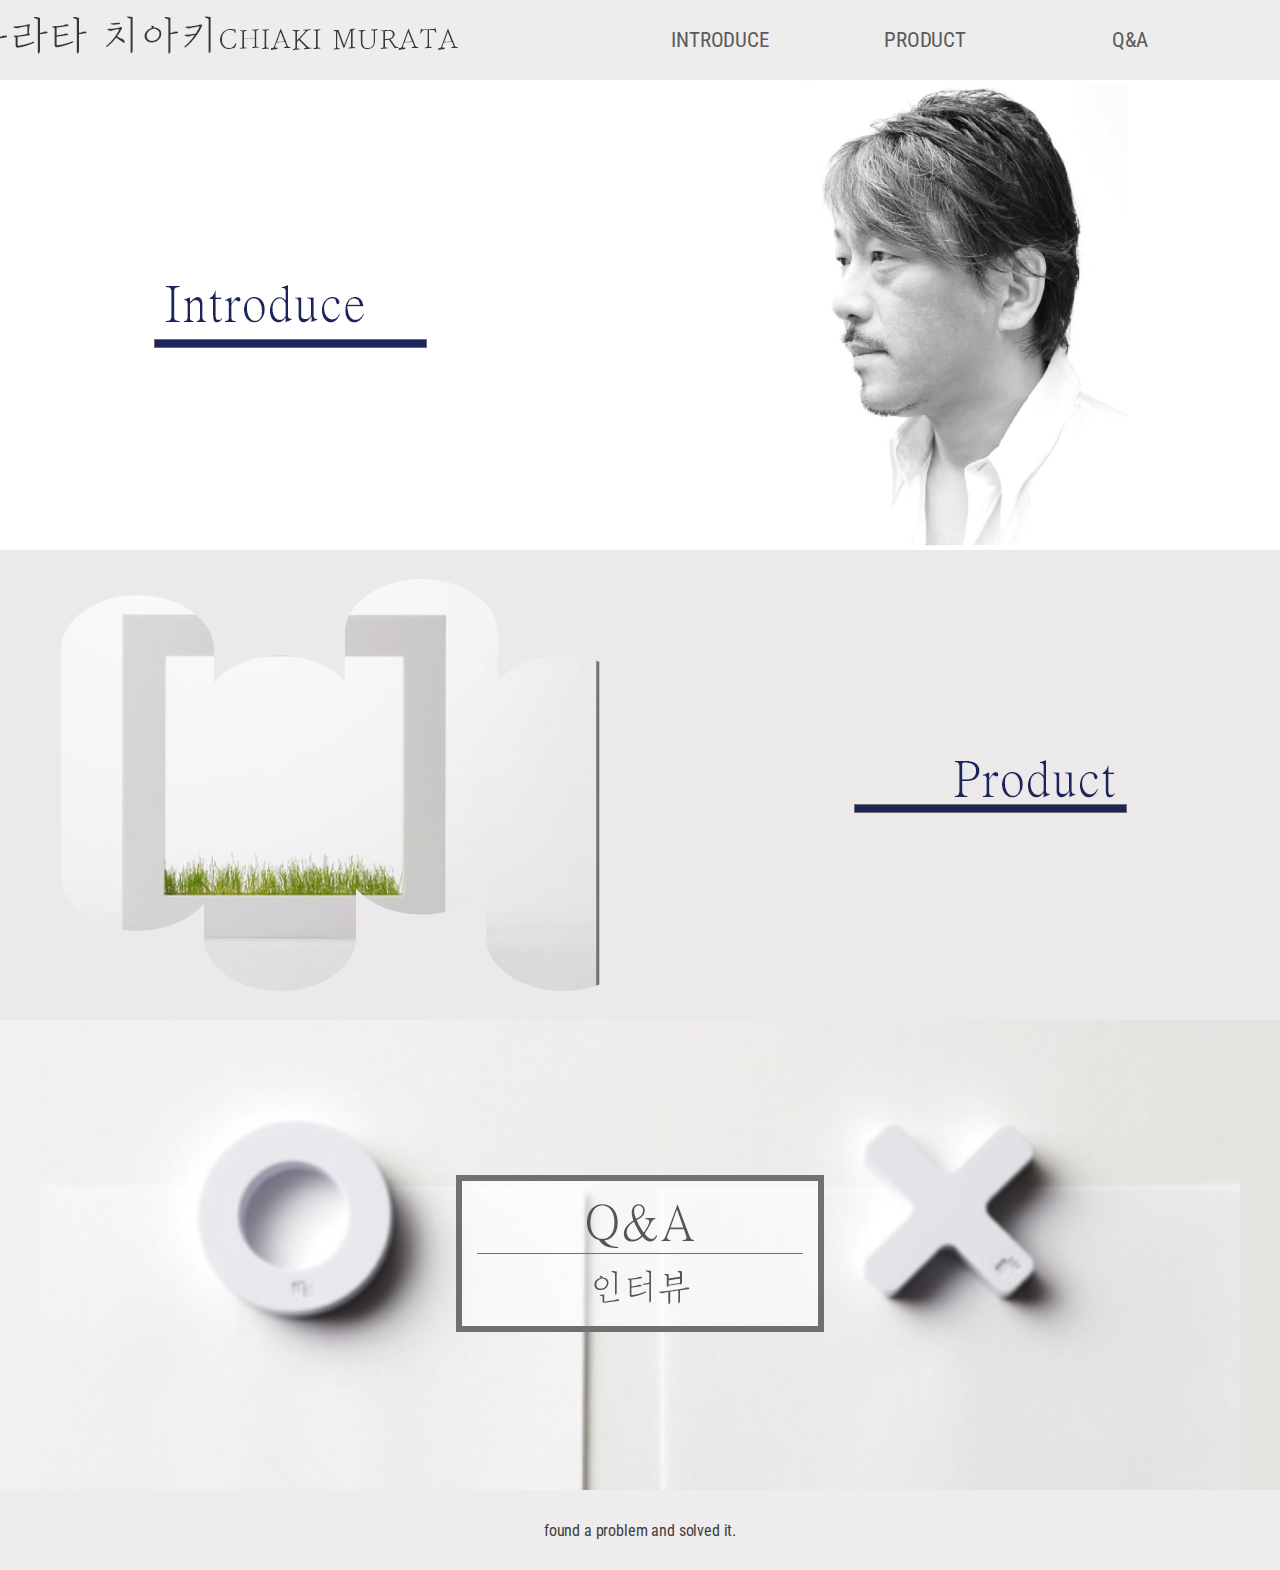
<file: index.html>
<!DOCTYPE html>
<html lang="ko" dir="ltr">
  <head>
    <meta charset="utf-8">
    <title>무라타 치아키</title>
    <link rel="stylesheet" href="main.css">
  </head>
  <body>
    <header>
      <nav>
        <ul>
          <li class="menu1"><a href="index.html"><img src="img/main_01_title.png" alt="logo"></a></li>
          <li class="menu2"></li>
          <li class="menu3"><a href="sub_1.html">Introduce</a></li>
          <li class="menu4"><a href="sub_2.html">Product</a></li>
          <li class="menu5"><a href="sub_3.html">Q&A</a></li>
        </ul>
      </nav>
    </header>

    <section>
      <div class="cont1 cont_total">
        <a href="sub_1.html"><img src="img/main_02_title.png" alt="Introduce"></a>
      </div>
      <div class="cont2 cont_total">
        <a href="sub_2.html"><img src="img/main_03_title.png" alt="product"></a>
      </div>
      <div class="cont3 cont_total">
        <a href="sub_3.html"><img src="img/main_04_title.png" alt="Q&A"></a>
      </div>
    </section>
    <footer>
      found a problem and solved it.
    </footer>
  </body>
</html>
</file>
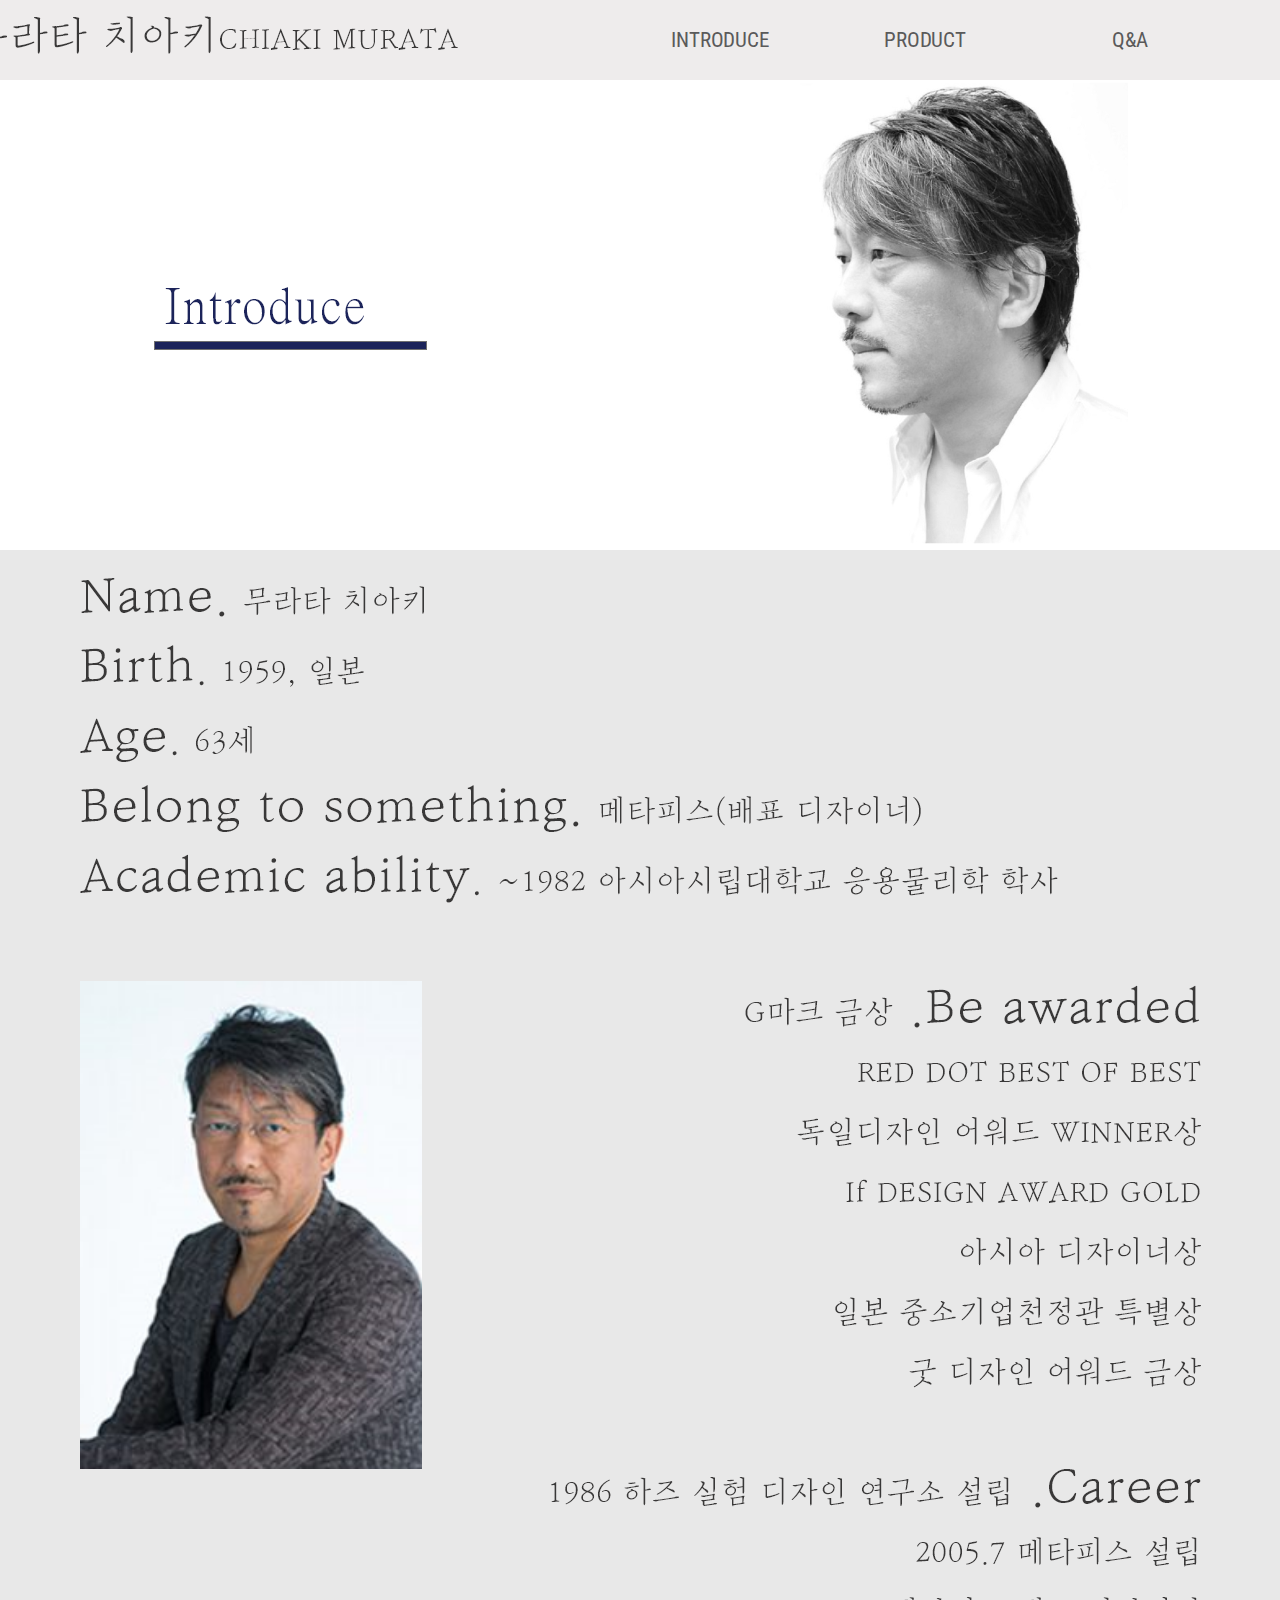
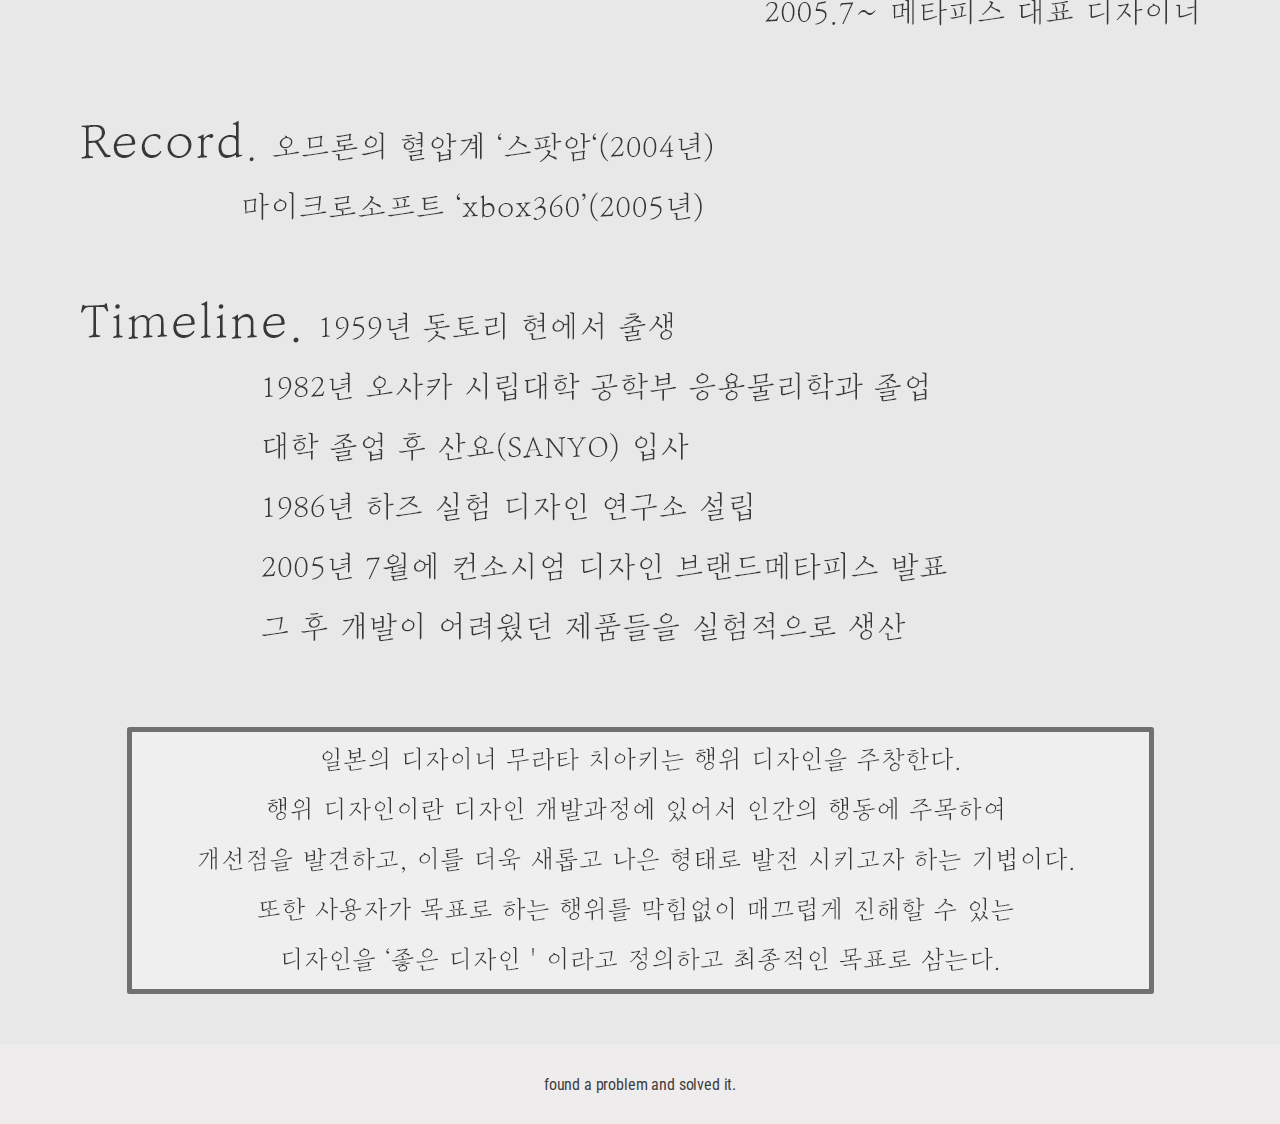
<file: sub_1.html>
<!DOCTYPE html>
<html lang="ko" dir="ltr">
  <head>
    <meta charset="utf-8">
    <title>무라타 치아키</title>
    <link rel="stylesheet" href="sub_1.css">
  </head>
  <body>
    <header>
      <nav>
        <ul>
          <li class="menu1"><a href="index.html"><img src="img/sub_1_01_title.png" alt="logo"></a></li>
          <li class="menu2"></li>
          <li class="menu3"><a href="sub_1.html">Introduce</a></li>
          <li class="menu4"><a href="sub_2.html">Product</a></li>
          <li class="menu5"><a href="sub_3.html">Q&A</a></li>
        </ul>
      </nav>
    </header>

    <section>
      <div class="cont1 cont_total">
        <img src="img/sub_1_02_title.png" alt="Introduce">
      </div>
      <div class="sub_body1">
        <img src="img/sub_1_03_title.png" alt="소개">
      </div>
      <div class="sub_body2">
        <img src="img/sub_1_04_title.png" alt="박스 소개">
      </div>
    </section>

    <footer>
      found a problem and solved it.
    </footer>
  </body>
</html>
</file>
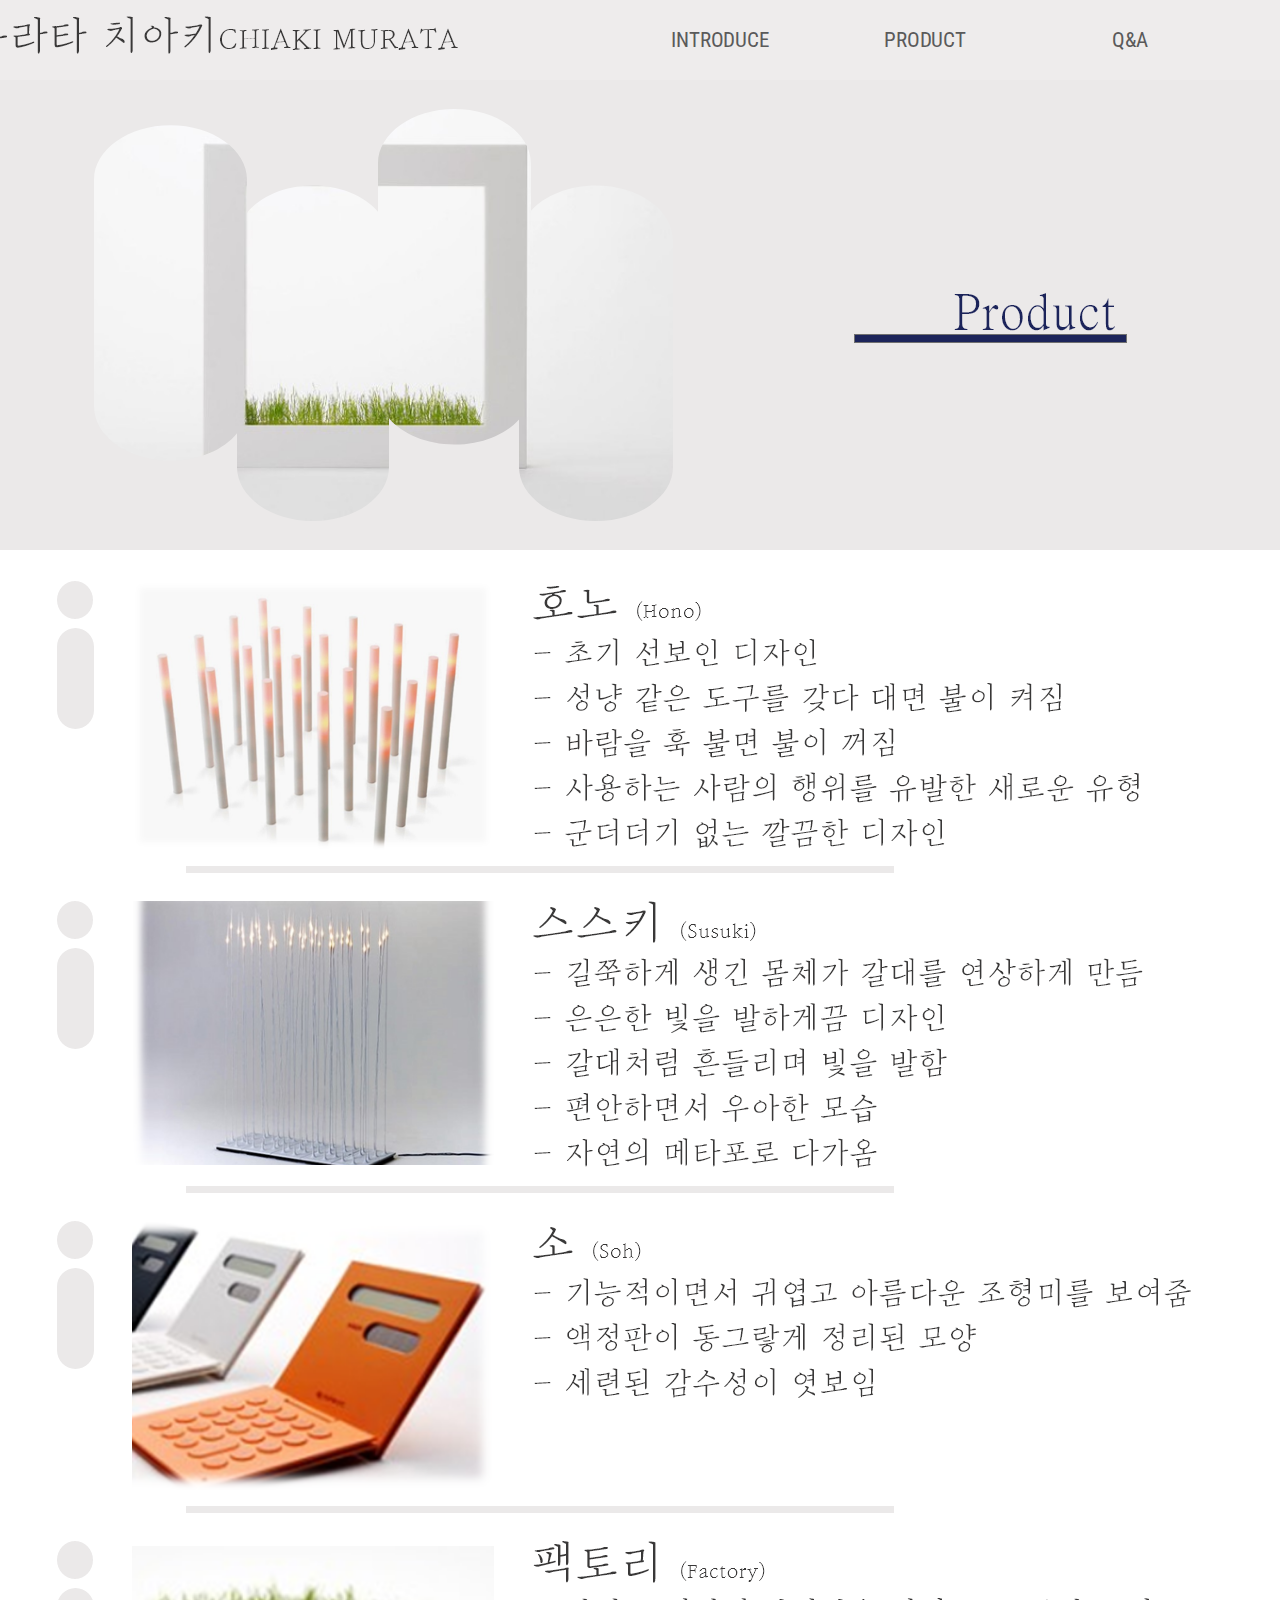
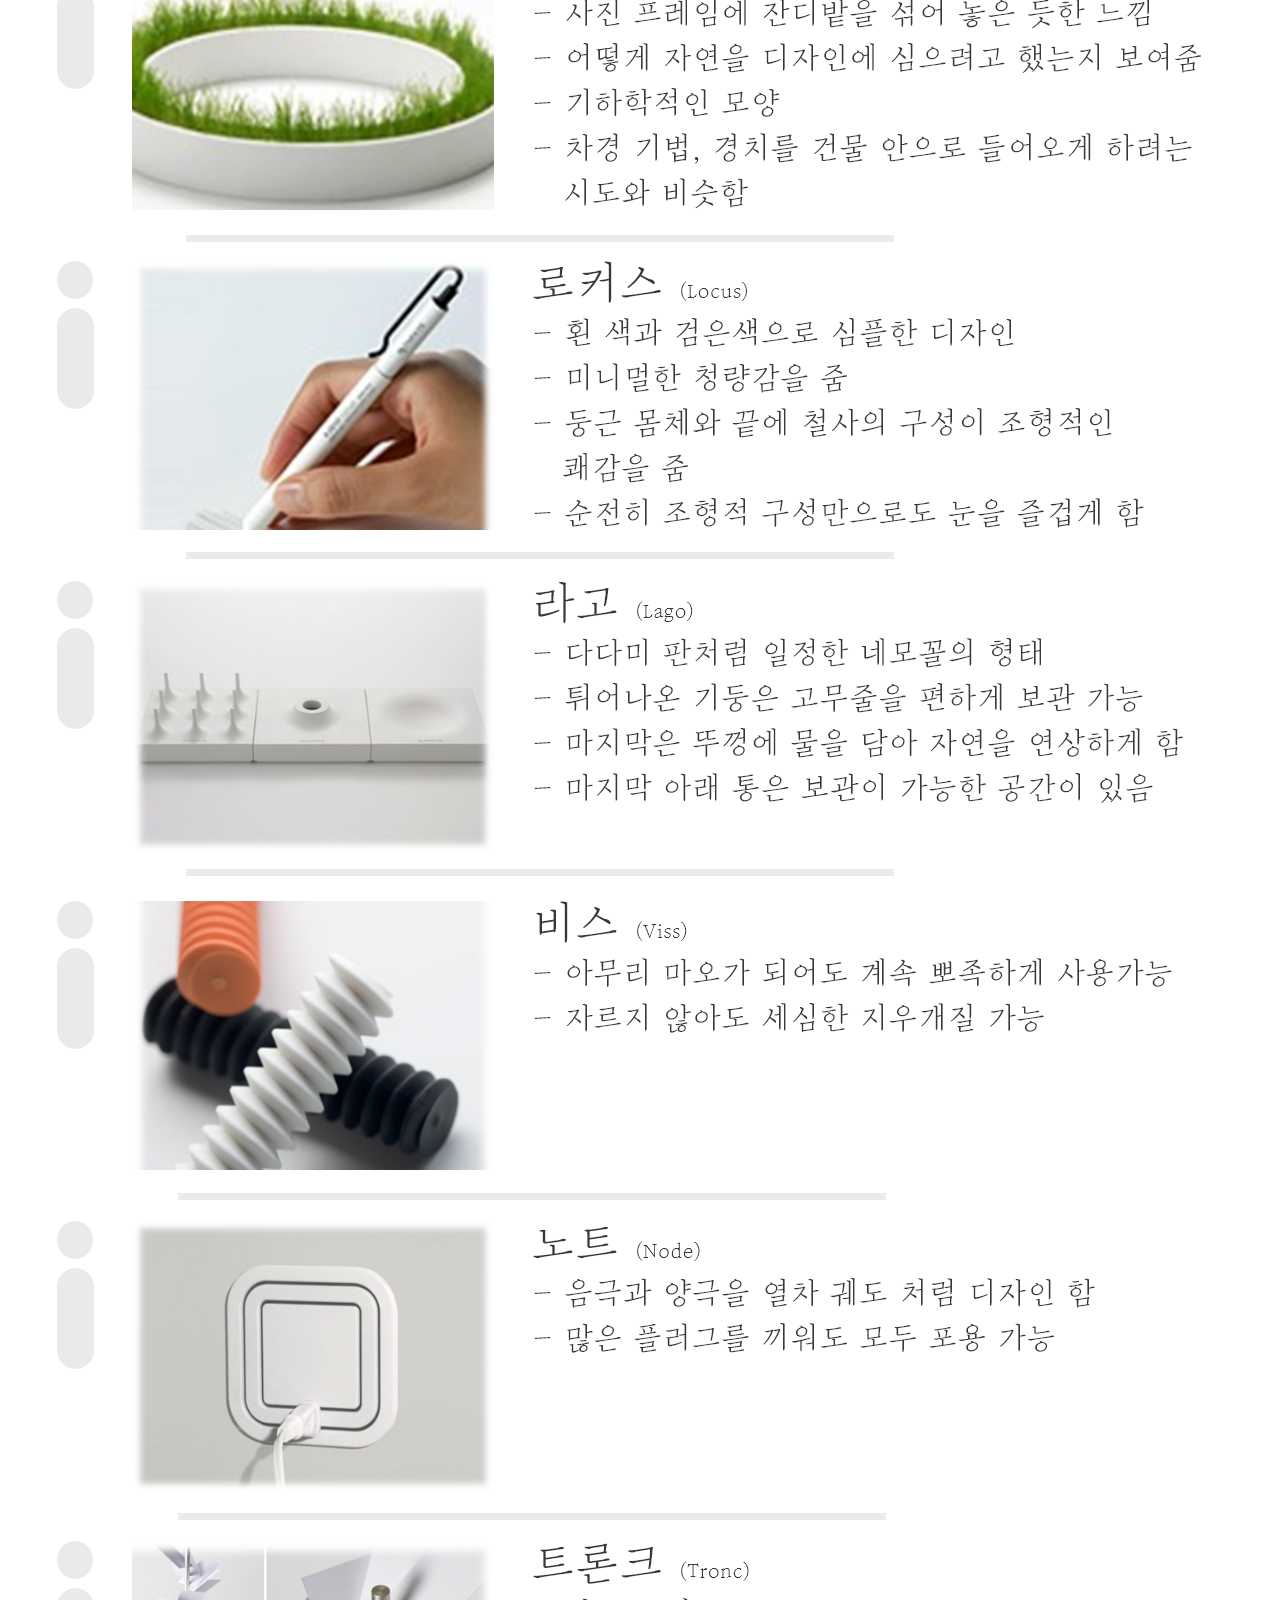
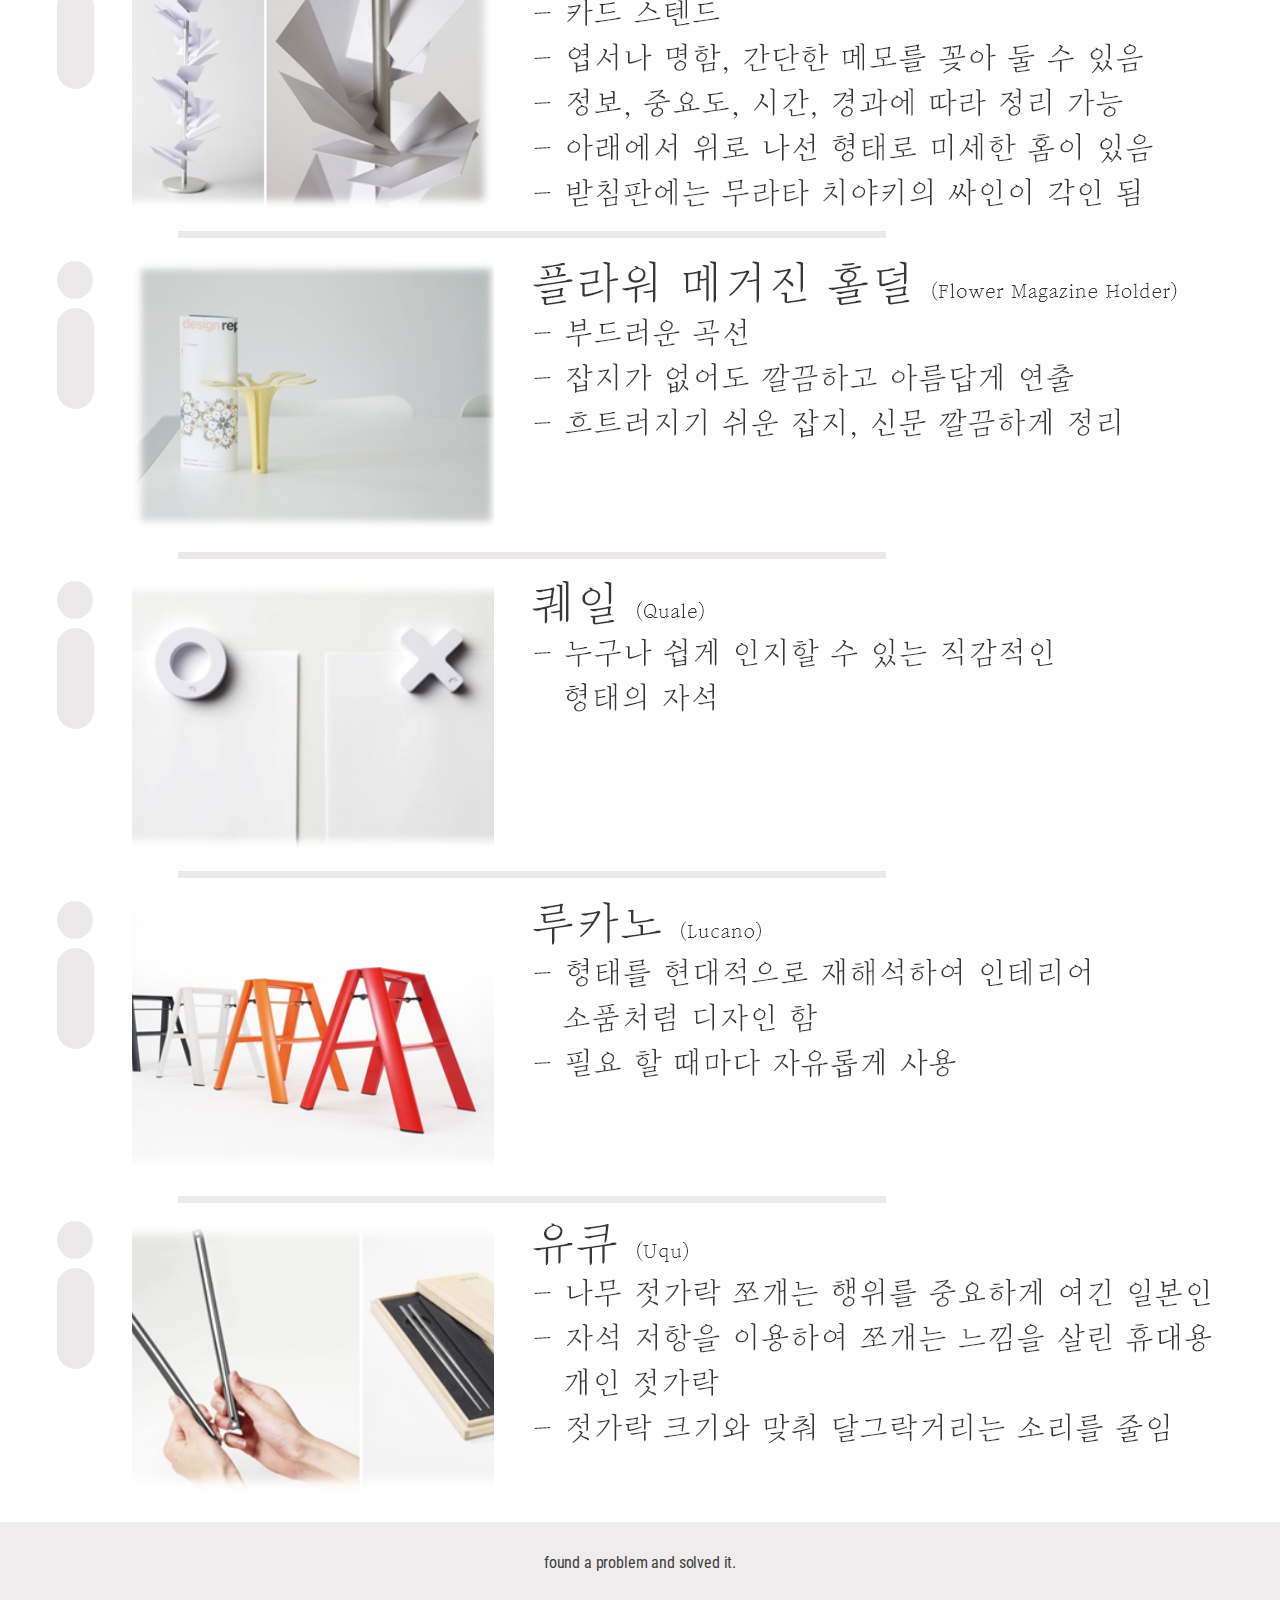
<file: sub_2.html>
<!DOCTYPE html>
<html lang="ko" dir="ltr">
  <head>
    <meta charset="utf-8">
    <title>무라타 치아키</title>
    <link rel="stylesheet" href="sub_2.css">
  </head>
  <body>
    <header>
      <nav>
        <ul>
          <li class="menu1"><a href="index.html"><img src="img/sub_2_01_title.png" alt="logo"></a></li>
          <li class="menu2"></li>
          <li class="menu3"><a href="sub_1.html">Introduce</a></li>
          <li class="menu4"><a href="sub_2.html">Product</a></li>
          <li class="menu5"><a href="sub_3.html">Q&A</a></li>
        </ul>
      </nav>
    </header>

    <section>
      <div class="cont1 cont_total">
        <img src="img/sub_2_02_title.png" alt="Product">
      </div>
      <div class="sub_body1">
        <img src="img/sub_2_03_title.png" alt="소개">
      </div>
    </section>

    <footer>
      found a problem and solved it.
    </footer>
  </body>
</html>
</file>
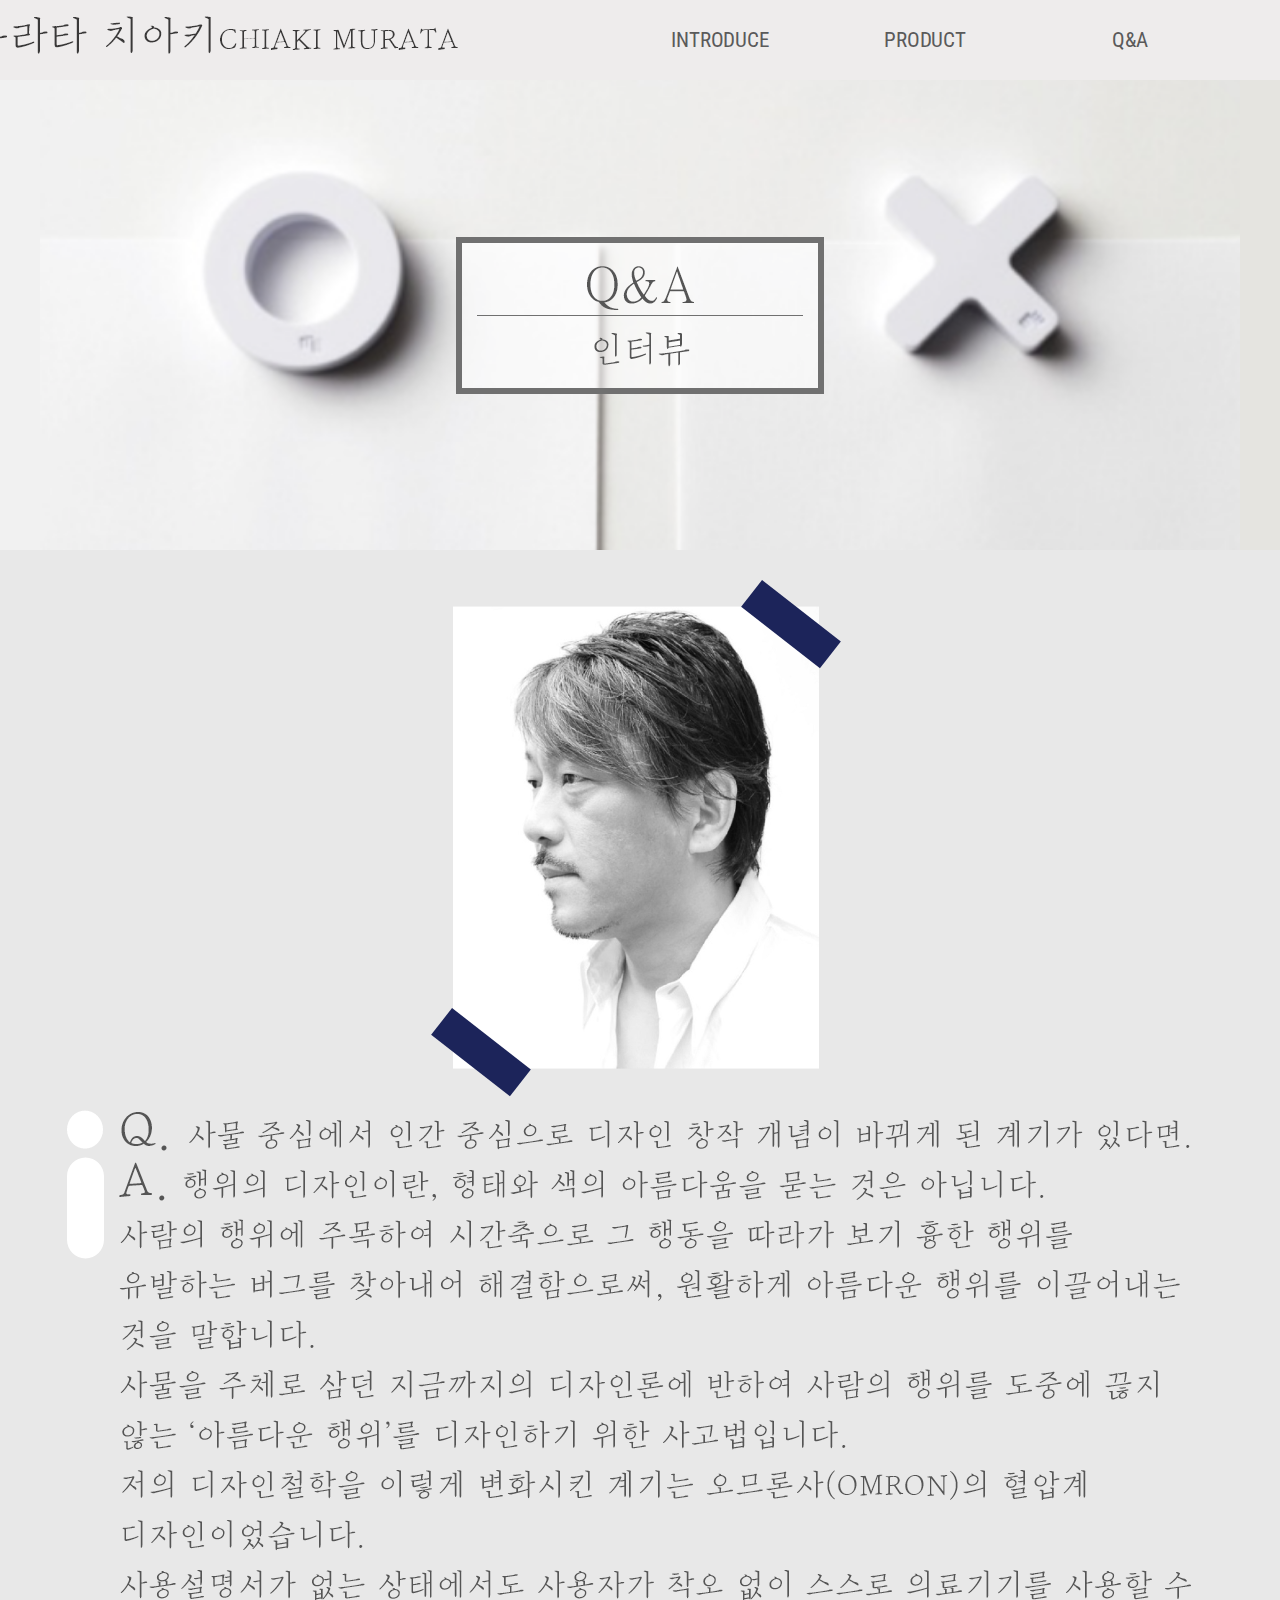
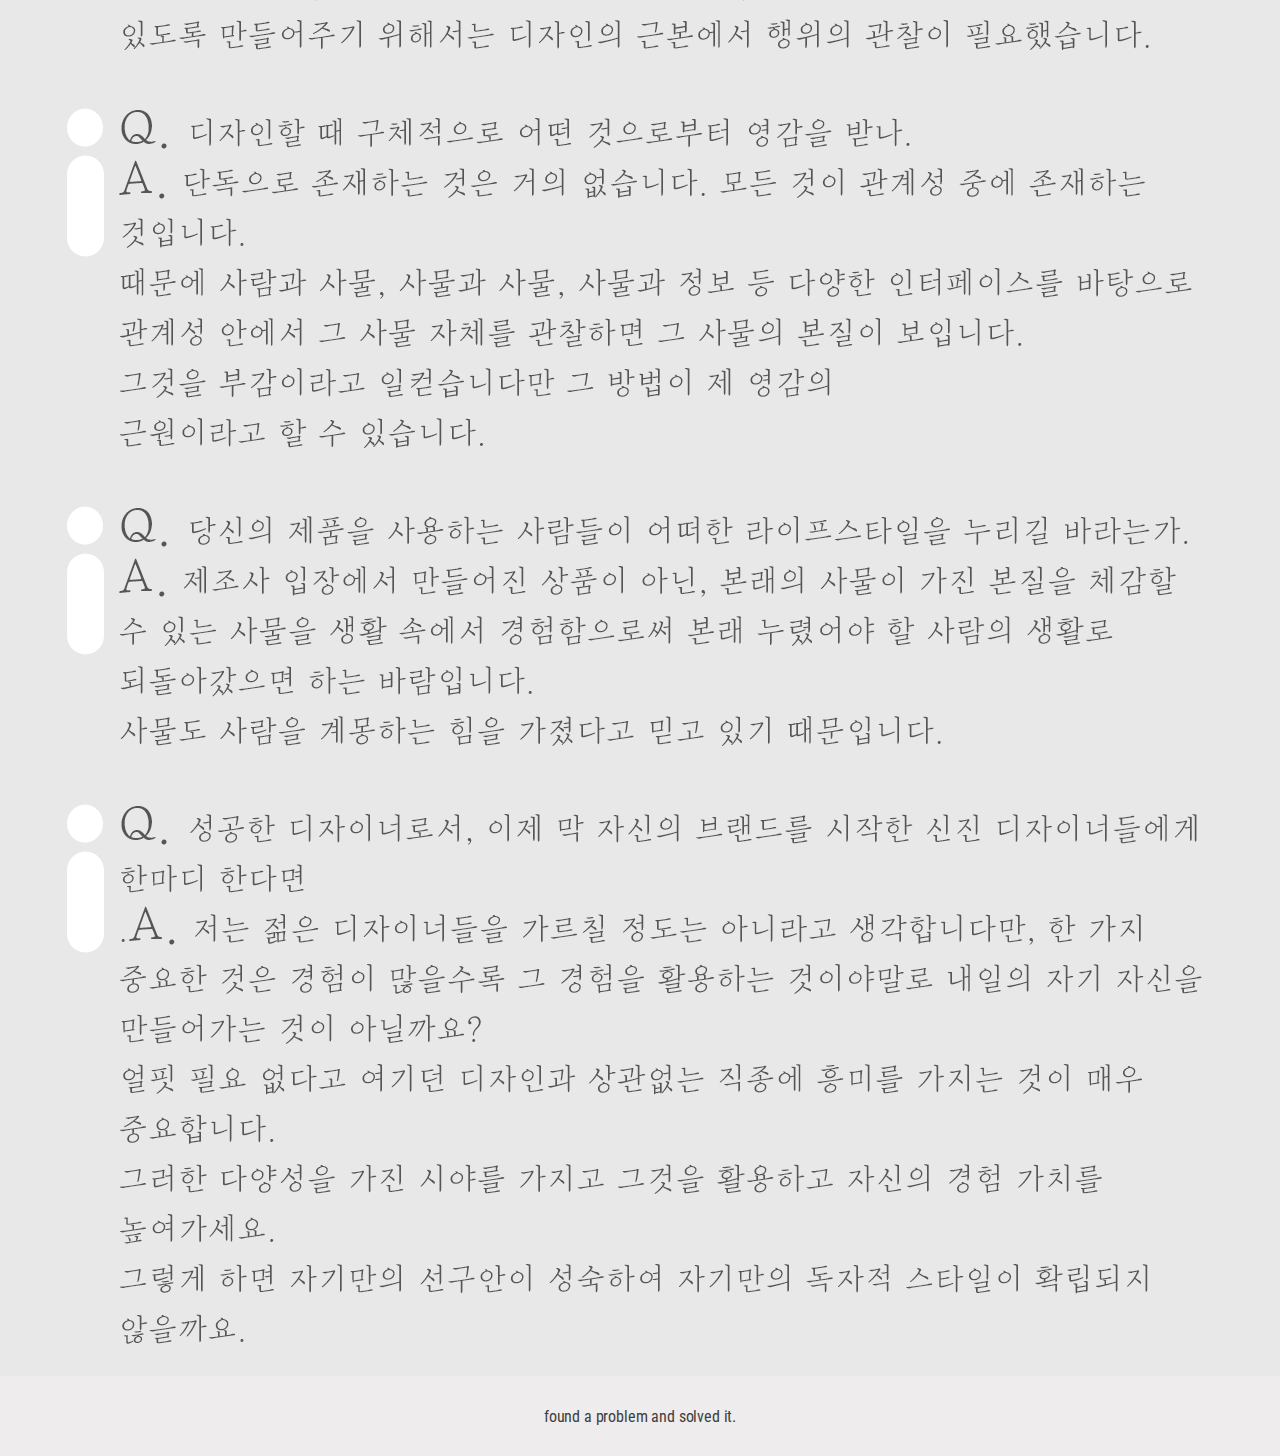
<file: sub_3.html>
<!DOCTYPE html>
<html lang="ko" dir="ltr">
  <head>
    <meta charset="utf-8">
    <title>무라타 치아키</title>
    <link rel="stylesheet" href="sub_3.css">
  </head>
  <body>
    <header>
      <nav>
        <ul>
          <li class="menu1"><a href="index.html"><img src="img/sub_3_01_title.png" alt="logo"></a></li>
          <li class="menu2"></li>
          <li class="menu3"><a href="sub_1.html">Introduce</a></li>
          <li class="menu4"><a href="sub_2.html">Product</a></li>
          <li class="menu5"><a href="sub_3.html">Q&A</a></li>
        </ul>
      </nav>
    </header>

    <section>
      <div class="cont1 cont_total">
        <img src="img/sub_3_02_title.png" alt="Q&A">
      </div>
      <div class="sub_body1">
        <img src="img/sub_3_03_title.png" alt="소개">
      </div>
    </section>

    <footer>
      found a problem and solved it.
    </footer>
  </body>
</html>
</file>
<file: main.css>
@import url('https://fonts.googleapis.com/css2?family=Roboto+Condensed&display=swap');

*{
  margin: 0;
  padding: 0;
  text-decoration: none;
}

header{
  width: 100%;
  height: 80px;
  background-color: #EEECEC;
  display: flex;
  justify-content: center;
  align-items: center;
}
header nav{
  width: 1200px;
  height: 90px;
  display: flex;
  justify-content: center;
  align-items: center;
}
header nav ul{
  display: flex;
  justify-content: center;
  align-items: center;
}
header nav ul li{
  height: 100px;
  display: flex;
  justify-content: center;
  align-items: center;
}
header nav ul li a{
  color: #5A5A5A;
  text-transform: uppercase;
  font-family: 'Roboto Condensed', sans-serif;
  font-size: 1.3em;
  letter-spacing: -0.009em;
  transition: 5s;
}
header nav ul li a:hover{
  color: #5A5A5A;
  font-size: 1.2em;
  transition: 3s;
}

.menu1{width: 270px;}
.menu2{width: 300px;}
.menu3{width: 140px;}
.menu4{width: 270px;}
.menu5{width: 140px;}

.main{
  width: 100%;
  height: 600px;
  background-image: url('img/main_01_bg.png');
  background-position: center;
  background-repeat: no-repeat;
  background-color: #EEECEC;

  display: flex;
  justify-content: center;
  align-items: center;

}

.cont1{
  background-image: url('img/main_02_bg.png');
  background-position: center;
  background-repeat: no-repeat;
  background-color: #FFFFFF;
}
.cont1 a img{
  margin-right: 700px;
}
.cont2{
  background-image: url('img/main_03_bg.png');
  background-position: center;
  background-repeat: no-repeat;
  background-color: #EBE9E9;
}
.cont2 a img{
  margin-left: 700px;
}
.cont3{
  background-image: url('img/main_04_bg.png');
  background-position: center;
  background-repeat: no-repeat;
  background-color: #F1F1F1;
}
.cont_total{
  width: 100%;
  height: 470px;
  background-position: center;
  background-repeat: no-repeat;

  display: flex;
  justify-content: center;
  align-items: center;
}

footer{
  width: 100%;
  height: 80px;
  background-color: #EEECEC;
  display: flex;
  justify-content: center;
  align-items: center;
  color: #3F3F3F;
  font-family: 'Roboto Condensed', sans-serif;
  font-size: 1em;
  letter-spacing: -0.01em;
}
</file>
<file: sub_1.css>
@import url('https://fonts.googleapis.com/css2?family=Roboto+Condensed&display=swap');

*{
  margin: 0;
  padding: 0;
  text-decoration: none;
}

header{
  width: 100%;
  height: 80px;
  background-color: #EEECEC;
  display: flex;
  justify-content: center;
  align-items: center;
}
header nav{
  width: 1200px;
  height: 90px;
  display: flex;
  justify-content: center;
  align-items: center;
}
header nav ul{
  display: flex;
  justify-content: center;
  align-items: center;
}
header nav ul li{
  height: 100px;
  display: flex;
  justify-content: center;
  align-items: center;
}
header nav ul li a{
  color: #5A5A5A;
  text-transform: uppercase;
  font-family: 'Roboto Condensed', sans-serif;
  font-size: 1.3em;
  letter-spacing: -0.009em;
  transition: 5s;
}
header nav ul li a:hover{
  color: #5A5A5A;
  font-size: 1.2em;
  transition: 3s;
}

.menu1{width: 270px;}
.menu2{width: 300px;}
.menu3{width: 140px;}
.menu4{width: 270px;}
.menu5{width: 140px;}

.main{
  width: 100%;
  height: 600px;
  background-image: url('img/sub_1_01_bg.png');
  background-position: center;
  background-repeat: no-repeat;
  background-color: #EEECEC;

  display: flex;
  justify-content: center;
  align-items: center;

}

.cont1{
  background-image: url('img/sub_1_01_bg.png');
  width: 100%;
  height: 460px;
  background-color: #BFBFBF;
  display: flex;
  justify-content: center;
  align-items: center;
  background-position: center;
  background-repeat: no-repeat;
  background-color: #FFFFFF;
}
.cont1 img{
  margin-right: 700px;
}
.cont_total{
    width: 100%;
    height: 470px;
    background-position: center;
    background-repeat: no-repeat;

    display: flex;
    justify-content: center;
    align-items: center;
}

footer{
  width: 100%;
  height: 80px;
  background-color: #EEECEC;
  display: flex;
  justify-content: center;
  align-items: center;
  color: #3F3F3F;
  font-family: 'Roboto Condensed', sans-serif;
  font-size: 1em;
  letter-spacing: -0.01em;
}
.sub_body1{
  background-color: #E8E8E8;
  display: flex;
  justify-content: center;
  align-items: center;
}
.sub_body1 img{
  margin-top: 20px;
  margin-bottom: 20px;
}
.sub_body2{
  background-color: #E8E8E8;
  display: flex;
  justify-content: center;
  align-items: center;
}
.sub_body2 img{
  margin-top: 0px;
  margin-bottom: 50px;
}
</file>
<file: sub_2.css>
@import url('https://fonts.googleapis.com/css2?family=Roboto+Condensed&display=swap');

*{
  margin: 0;
  padding: 0;
  text-decoration: none;
}

header{
  width: 100%;
  height: 80px;
  background-color: #EEECEC;
  display: flex;
  justify-content: center;
  align-items: center;
}
header nav{
  width: 1200px;
  height: 90px;
  display: flex;
  justify-content: center;
  align-items: center;
}
header nav ul{
  display: flex;
  justify-content: center;
  align-items: center;
}
header nav ul li{
  height: 100px;
  display: flex;
  justify-content: center;
  align-items: center;
}
header nav ul li a{
  color: #5A5A5A;
  text-transform: uppercase;
  font-family: 'Roboto Condensed', sans-serif;
  font-size: 1.3em;
  letter-spacing: -0.009em;
  transition: 5s;
}
header nav ul li a:hover{
  color: #5A5A5A;
  font-size: 1.2em;
  transition: 3s;
}

.menu1{width: 270px;}
.menu2{width: 300px;}
.menu3{width: 140px;}
.menu4{width: 270px;}
.menu5{width: 140px;}

.main{
  width: 100%;
  height: 600px;
  background-image: url('img/sub_2_01_bg.png');
  background-position: center;
  background-repeat: no-repeat;
  background-color: #EEECEC;

  display: flex;
  justify-content: center;
  align-items: center;

}

.cont1{
  background-image: url('img/sub_2_01_bg.png');
  width: 100%;
  height: 510px;
  background-color: #EBE9E9;
  display: flex;
  justify-content: center;
  align-items: center;
  background-position: center;
  background-repeat: no-repeat;
}
.cont1 img{
  margin-left: 700px;
}
.cont_total{
    width: 100%;
    height: 470px;
    background-position: center;
    background-repeat: no-repeat;

    display: flex;
    justify-content: center;
    align-items: center;
}

footer{
  width: 100%;
  height: 80px;
  background-color: #EEECEC;
  display: flex;
  justify-content: center;
  align-items: center;
  color: #3F3F3F;
  font-family: 'Roboto Condensed', sans-serif;
  font-size: 1em;
  letter-spacing: -0.01em;
}
.sub_body1{
  background-color: #FFFFFF;
  display: flex;
  justify-content: center;
  align-items: center;
}
.sub_body1 img{
  margin-top: 30px;
  margin-bottom: 30px;
}
</file>
<file: sub_3.css>
@import url('https://fonts.googleapis.com/css2?family=Roboto+Condensed&display=swap');

*{
  margin: 0;
  padding: 0;
  text-decoration: none;
}

header{
  width: 100%;
  height: 80px;
  background-color: #EEECEC;
  display: flex;
  justify-content: center;
  align-items: center;
}
header nav{
  width: 1200px;
  height: 90px;
  display: flex;
  justify-content: center;
  align-items: center;
}
header nav ul{
  display: flex;
  justify-content: center;
  align-items: center;
}
header nav ul li{
  height: 100px;
  display: flex;
  justify-content: center;
  align-items: center;
}
header nav ul li a{
  color: #5A5A5A;
  text-transform: uppercase;
  font-family: 'Roboto Condensed', sans-serif;
  font-size: 1.3em;
  letter-spacing: -0.009em;
  transition: 5s;
}
header nav ul li a:hover{
  color: #5A5A5A;
  font-size: 1.2em;
  transition: 3s;
}

.menu1{width: 270px;}
.menu2{width: 300px;}
.menu3{width: 140px;}
.menu4{width: 270px;}
.menu5{width: 140px;}

.main{
  width: 100%;
  height: 600px;
  background-image: url('img/sub_3_01_bg.png');
  background-position: center;
  background-repeat: no-repeat;
  background-color: #EEECEC;

  display: flex;
  justify-content: center;
  align-items: center;

}

.cont1{
  background-image: url('img/sub_3_01_bg.png');
  width: 100%;
  height: 510px;
  background-color: #F1F1F1;
  display: flex;
  justify-content: center;
  align-items: center;
  background-position: center;
  background-repeat: no-repeat;
}
.cont_total{
    width: 100%;
    height: 470px;
    background-position: center;
    background-repeat: no-repeat;

    display: flex;
    justify-content: center;
    align-items: center;
}

footer{
  width: 100%;
  height: 80px;
  background-color: #EEECEC;
  display: flex;
  justify-content: center;
  align-items: center;
  color: #3F3F3F;
  font-family: 'Roboto Condensed', sans-serif;
  font-size: 1em;
  letter-spacing: -0.01em;
}
.sub_body1{
  background-color: #E8E8E8;
  display: flex;
  justify-content: center;
  align-items: center;
}
.sub_body1 img{
  margin-top: 30px;
  margin-bottom: 30px;
}
</file>
